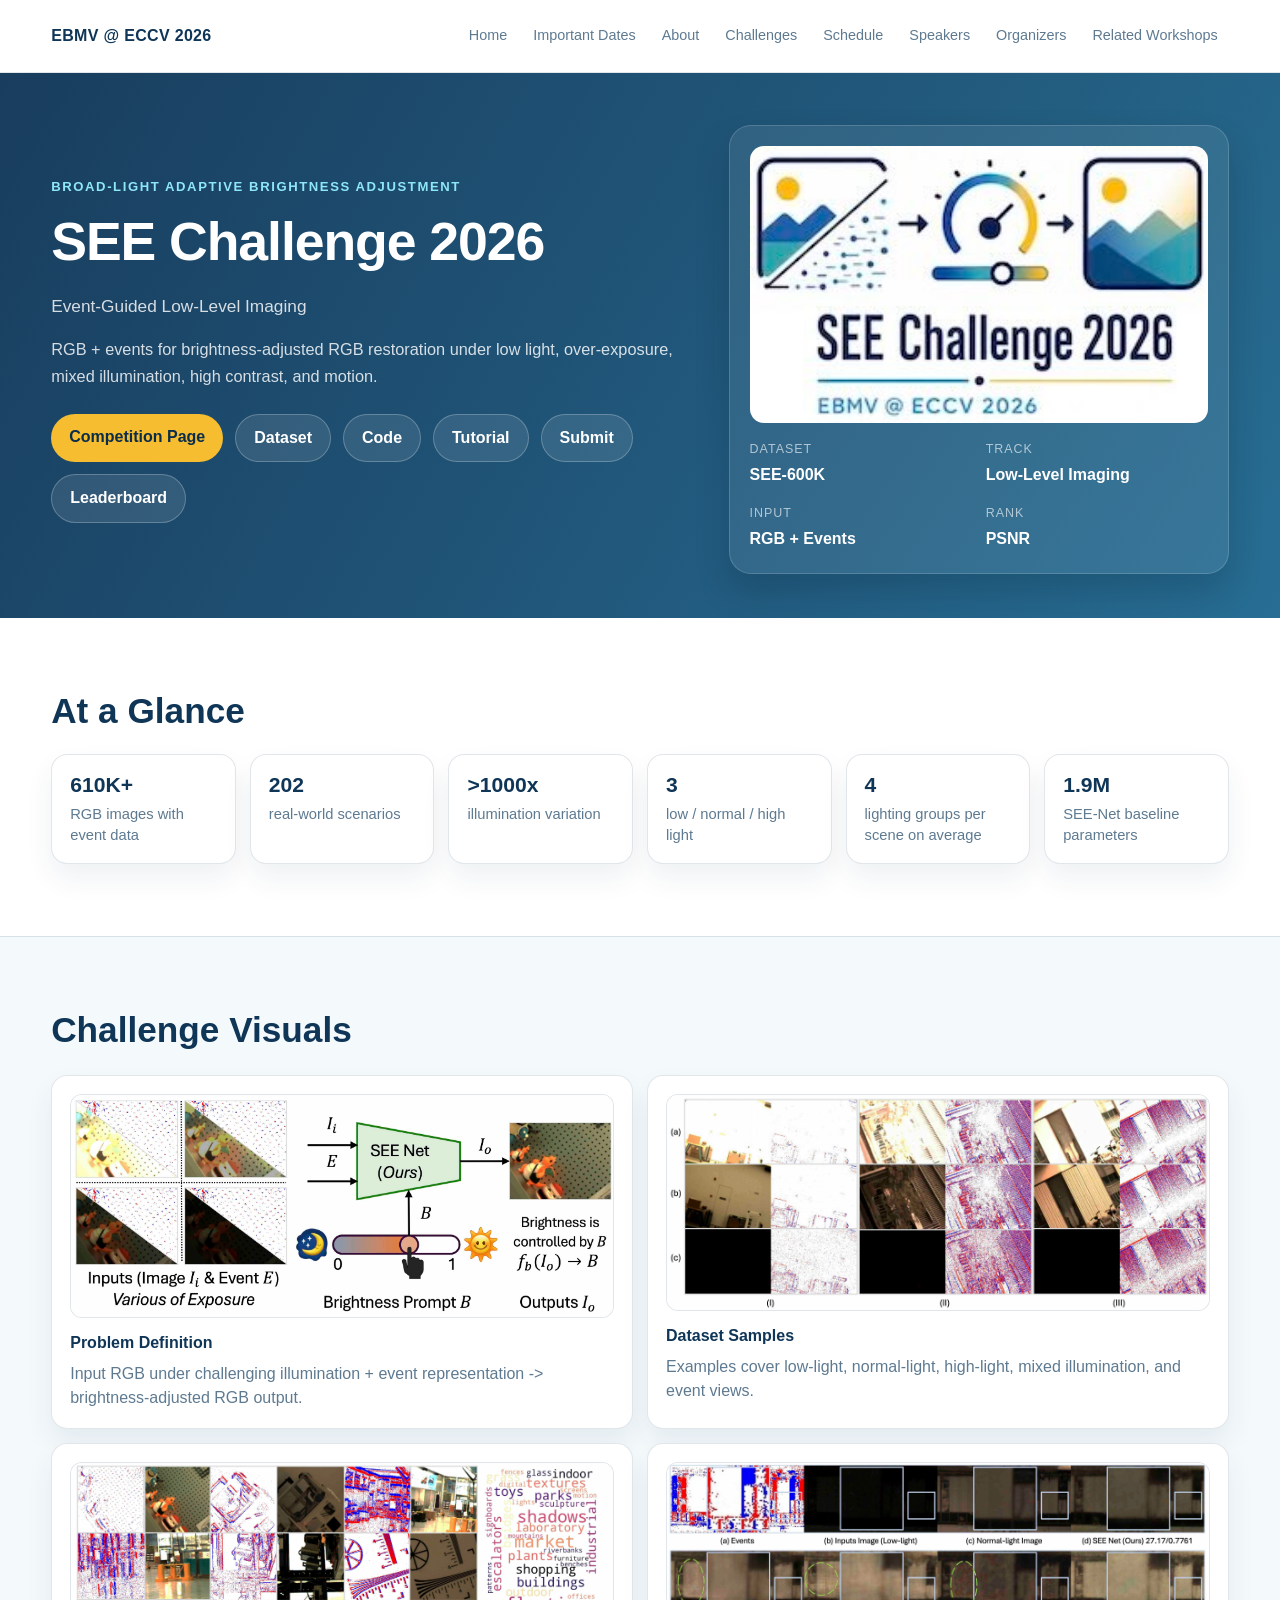
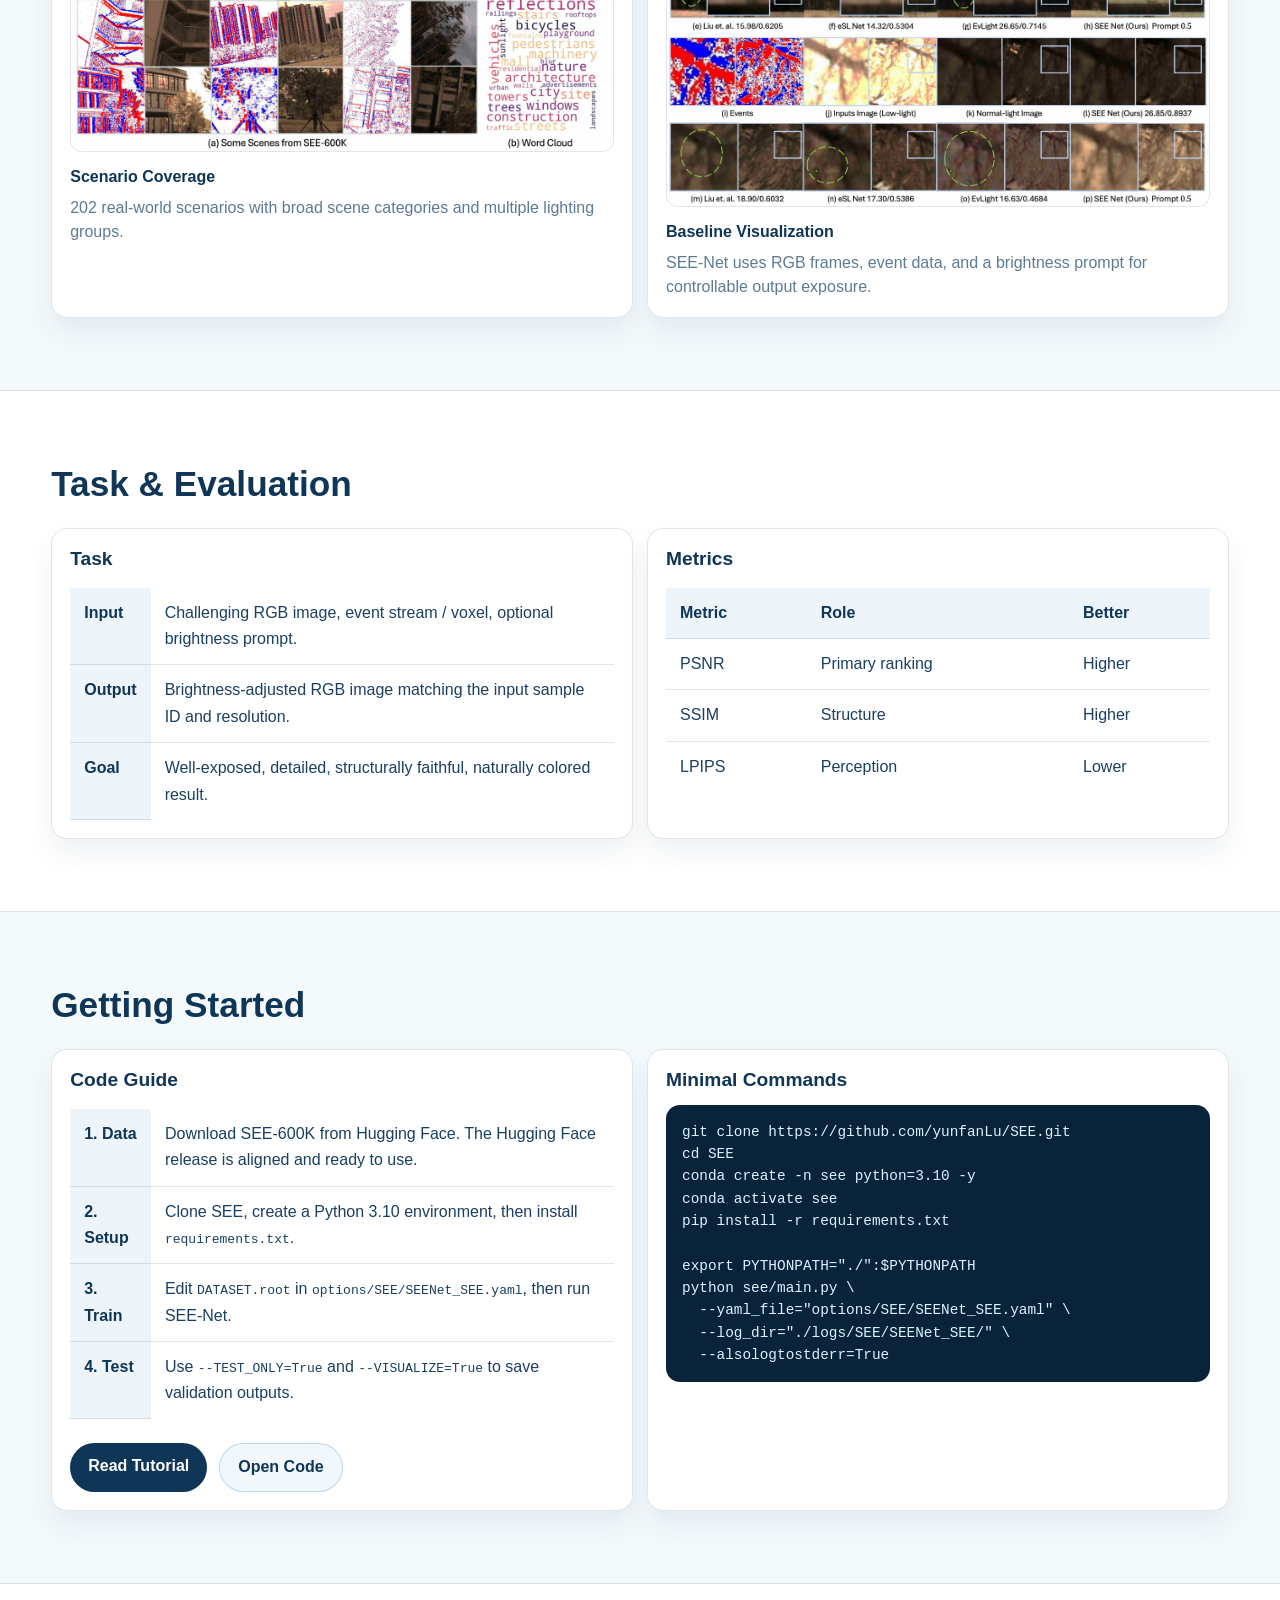
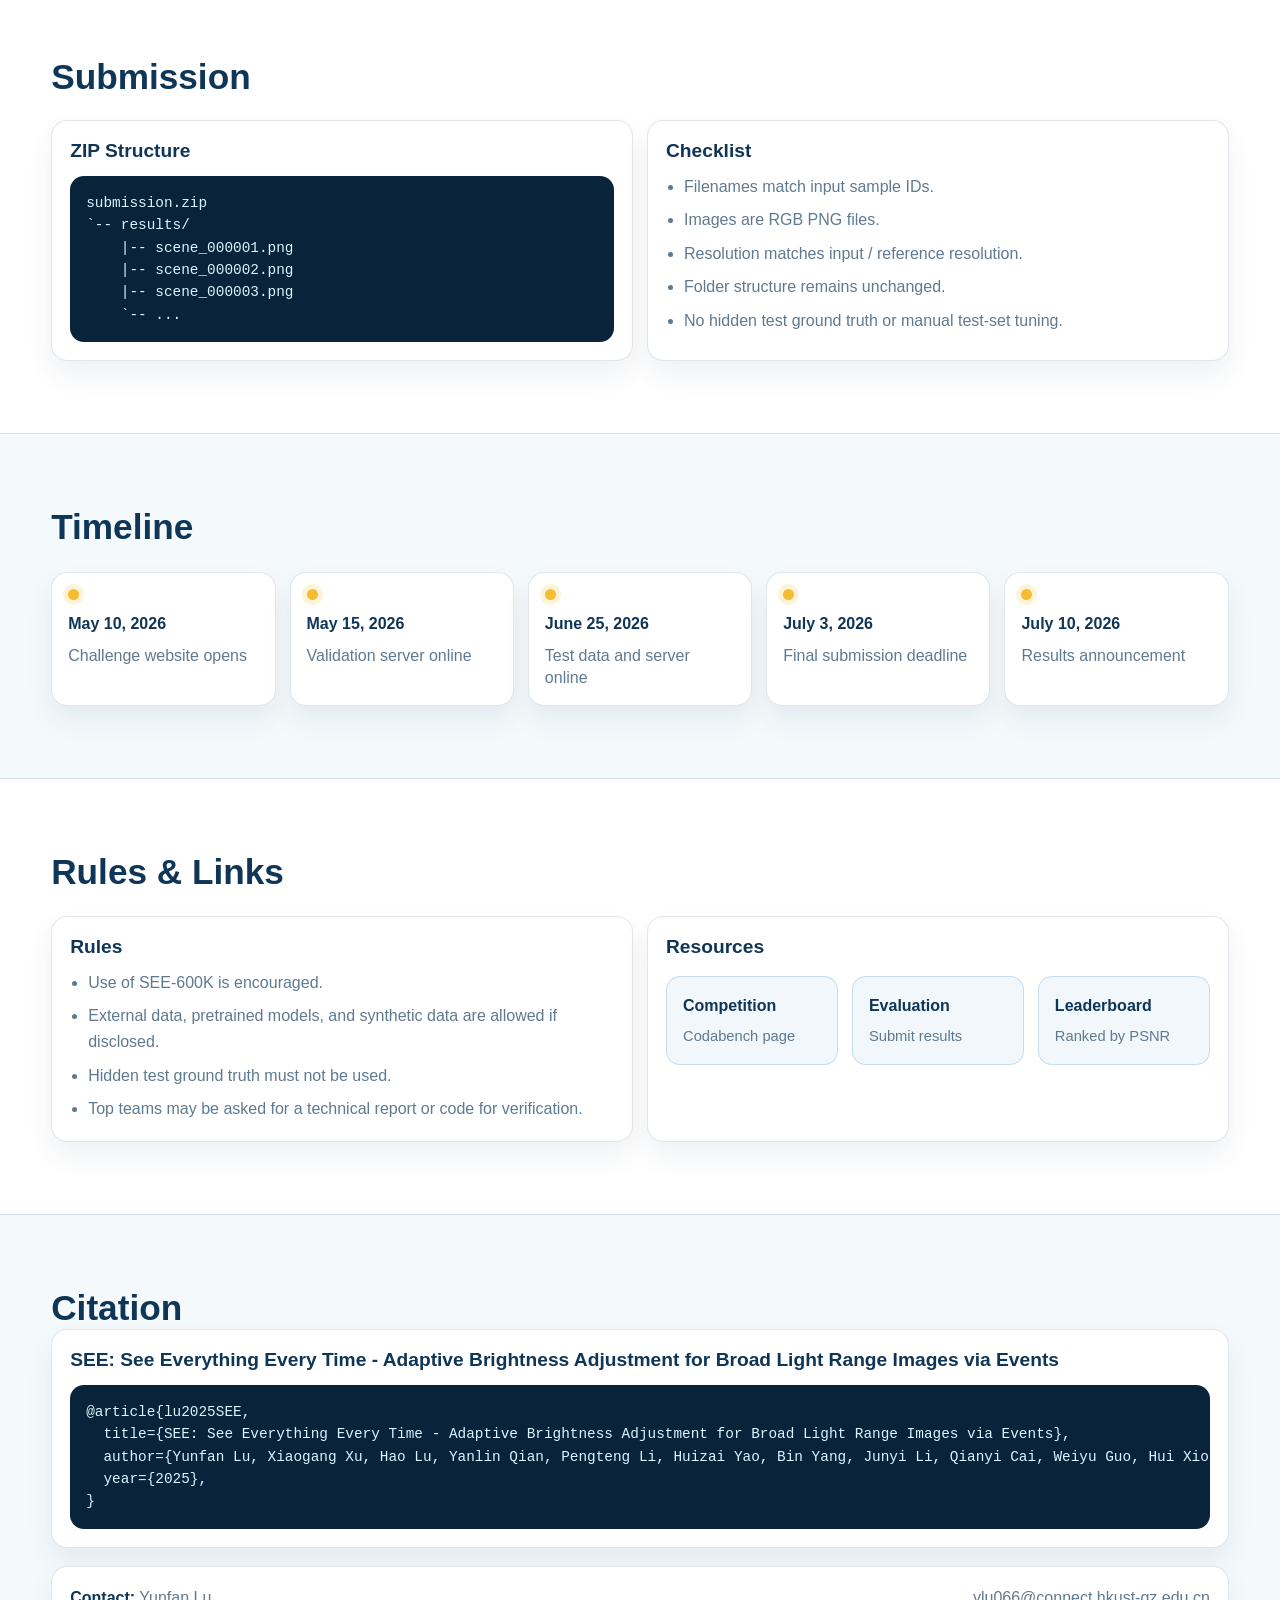
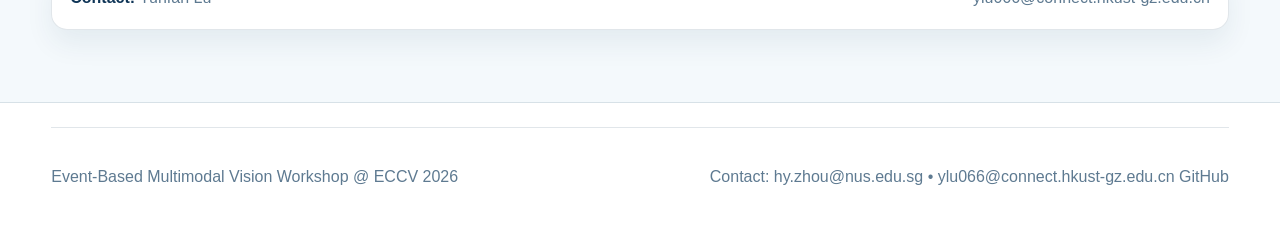
<file: see-challenge.html>
<!doctype html>
<html lang="en">

<head>
  <meta charset="UTF-8" />
  <meta name="viewport" content="width=device-width, initial-scale=1.0" />
  <meta name="description"
    content="SEE Challenge 2026: Event-Guided Low-Level Imaging for broad-light brightness adjustment with RGB frames and events." />
  <title>SEE Challenge 2026 | EBMV @ ECCV 2026</title>
  <link rel="stylesheet" href="css/style.css" />
  <style>
    :root {
      --see-cyan: #18b7d8;
      --see-gold: #f5bd2f;
      --see-ink: #0b2d4a;
    }

    .challenge-hero {
      padding: 52px 0 44px;
      background:
        linear-gradient(120deg, rgba(15, 53, 87, 0.96), rgba(16, 94, 136, 0.9)),
        radial-gradient(circle at 78% 22%, rgba(245, 189, 47, 0.2), transparent 34%);
      color: #fff;
    }

    .challenge-hero h1,
    .challenge-hero .subtitle,
    .challenge-hero .eyebrow {
      color: #fff;
    }

    .challenge-hero .eyebrow {
      color: #8ee7f6;
    }

    .challenge-hero .subtitle,
    .hero-summary {
      max-width: 760px;
      color: rgba(255, 255, 255, 0.82);
    }

    .hero-summary {
      margin: 16px 0 0;
      font-size: 1.02rem;
    }

    .challenge-hero-grid {
      display: grid;
      grid-template-columns: minmax(0, 1.1fr) minmax(300px, 0.85fr);
      gap: 30px;
      align-items: center;
    }

    .hero-panel {
      border: 1px solid rgba(255, 255, 255, 0.16);
      border-radius: var(--radius-lg);
      padding: 20px;
      background: rgba(255, 255, 255, 0.08);
      box-shadow: 0 18px 34px rgba(4, 23, 39, 0.2);
    }

    .hero-panel img {
      width: 100%;
      border-radius: 14px;
      background: rgba(255, 255, 255, 0.94);
    }

    .hero-stats,
    .quick-grid,
    .visual-grid,
    .split-grid,
    .timeline,
    .link-grid {
      display: grid;
      gap: 14px;
    }

    .hero-stats {
      margin-top: 16px;
      grid-template-columns: repeat(2, minmax(0, 1fr));
    }

    .hero-stat-label {
      margin: 0;
      color: rgba(255, 255, 255, 0.62);
      font-size: 0.78rem;
      text-transform: uppercase;
      letter-spacing: 0.08em;
    }

    .hero-stat-value {
      margin: 3px 0 0;
      color: #fff;
      font-weight: 750;
    }

    .challenge-hero .btn-primary {
      background: var(--see-gold);
      color: var(--see-ink);
    }

    .challenge-hero .btn-secondary {
      border-color: rgba(255, 255, 255, 0.24);
      background: rgba(255, 255, 255, 0.1);
      color: #fff;
    }

    .quick-grid {
      margin-top: 22px;
      grid-template-columns: repeat(6, minmax(0, 1fr));
    }

    .quick-card,
    .visual-card,
    .guide-card,
    .citation-card,
    .contact-card {
      padding: 18px;
    }

    .quick-value {
      margin: 0;
      color: var(--title);
      font-size: 1.32rem;
      font-weight: 800;
      line-height: 1.1;
    }

    .quick-label {
      margin: 8px 0 0;
      color: var(--muted);
      font-size: 0.92rem;
      line-height: 1.4;
    }

    .visual-grid {
      margin-top: 24px;
      grid-template-columns: repeat(2, minmax(0, 1fr));
    }

    .visual-card figure {
      margin: 0;
    }

    .visual-card img {
      width: 100%;
      max-height: 420px;
      border-radius: 12px;
      border: 1px solid var(--line);
      background: #fff;
      object-fit: contain;
    }

    .visual-card figcaption {
      margin-top: 12px;
      color: var(--title);
      font-weight: 700;
    }

    .visual-card p {
      margin: 6px 0 0;
      color: var(--muted);
      line-height: 1.5;
    }

    .split-grid {
      margin-top: 22px;
      grid-template-columns: repeat(2, minmax(0, 1fr));
    }

    .guide-card ul,
    .rule-list {
      margin: 12px 0 0;
      padding-left: 18px;
      color: var(--muted);
    }

    .guide-card li + li,
    .rule-list li + li {
      margin-top: 7px;
    }

    .table-wrap {
      margin-top: 18px;
      overflow-x: auto;
    }

    .compact-table {
      width: 100%;
      border-collapse: collapse;
    }

    .compact-table th,
    .compact-table td {
      padding: 12px 14px;
      text-align: left;
      border-bottom: 1px solid var(--line);
      vertical-align: top;
    }

    .compact-table th {
      color: var(--title);
      background: rgba(28, 118, 188, 0.08);
    }

    .compact-table tr:last-child td {
      border-bottom: none;
    }

    .code-block,
    .bibtex-code {
      margin: 14px 0 0;
      padding: 16px;
      border-radius: 14px;
      overflow-x: auto;
      color: #d9f4ff;
      background: #09243a;
      font-size: 0.9rem;
      line-height: 1.55;
    }

    .timeline {
      margin-top: 24px;
      grid-template-columns: repeat(5, minmax(0, 1fr));
    }

    .timeline-item {
      padding: 16px;
    }

    .timeline-item::before {
      content: "";
      display: block;
      width: 11px;
      height: 11px;
      margin-bottom: 11px;
      border-radius: 50%;
      background: var(--see-gold);
      box-shadow: 0 0 0 5px rgba(245, 189, 47, 0.18);
    }

    .timeline-date {
      margin: 0;
      color: var(--title);
      font-weight: 750;
    }

    .timeline-label {
      margin: 7px 0 0;
      color: var(--muted);
      line-height: 1.4;
    }

    .link-grid {
      margin-top: 18px;
      grid-template-columns: repeat(3, minmax(0, 1fr));
    }

    .resource-link {
      padding: 16px;
      border: 1px solid rgba(28, 118, 188, 0.2);
      border-radius: 14px;
      background: rgba(28, 118, 188, 0.06);
      color: var(--title);
      font-weight: 700;
      transition: transform 0.2s ease;
    }

    .resource-link:hover {
      transform: translateY(-1px);
      color: var(--primary);
    }

    .resource-link span {
      display: block;
      margin-top: 5px;
      color: var(--muted);
      font-weight: 500;
      font-size: 0.92rem;
    }

    .contact-card {
      margin-top: 18px;
      display: flex;
      justify-content: space-between;
      gap: 16px;
      flex-wrap: wrap;
      align-items: center;
    }

    .contact-card p {
      margin: 0;
      color: var(--muted);
    }

    .contact-card strong {
      color: var(--title);
    }

    @media (max-width: 1100px) {
      .quick-grid {
        grid-template-columns: repeat(3, minmax(0, 1fr));
      }

      .timeline,
      .link-grid {
        grid-template-columns: repeat(2, minmax(0, 1fr));
      }
    }

    @media (max-width: 900px) {
      .challenge-hero-grid,
      .visual-grid,
      .split-grid {
        grid-template-columns: 1fr;
      }
    }

    @media (max-width: 760px) {
      .challenge-hero {
        padding: 42px 0 38px;
      }

      .quick-grid,
      .timeline,
      .link-grid,
      .hero-stats {
        grid-template-columns: 1fr;
      }
    }
  </style>
</head>

<body>
  <header class="site-header">
    <div class="container nav">
      <a class="brand" href="index.html#home">EBMV @ ECCV 2026</a>
      <nav aria-label="Main navigation">
        <a href="index.html#home">Home</a>
        <a href="index.html#dates">Important Dates</a>
        <a href="index.html#about">About</a>
        <a href="index.html#challenges">Challenges</a>
        <a href="index.html#schedule">Schedule</a>
        <a href="index.html#speakers">Speakers</a>
        <a href="index.html#organizers">Organizers</a>
        <a href="index.html#related">Related Workshops</a>
      </nav>
    </div>
  </header>

  <main>
    <section class="challenge-hero">
      <div class="container challenge-hero-grid">
        <div>
          <p class="eyebrow">Broad-Light Adaptive Brightness Adjustment</p>
          <h1>SEE Challenge 2026</h1>
          <p class="subtitle">Event-Guided Low-Level Imaging</p>
          <p class="hero-summary">
            RGB + events for brightness-adjusted RGB restoration under low light, over-exposure, mixed illumination,
            high contrast, and motion.
          </p>
          <div class="actions">
            <a class="btn btn-primary" href="https://www.codabench.org/competitions/16195/#/pages-tab" target="_blank"
              rel="noreferrer">Competition Page</a>
            <a class="btn btn-secondary" href="https://huggingface.co/datasets/yunfanlu/SEE-600K" target="_blank"
              rel="noreferrer">Dataset</a>
            <a class="btn btn-secondary" href="https://github.com/yunfanLu/SEE" target="_blank"
              rel="noreferrer">Code</a>
            <a class="btn btn-secondary" href="https://github.com/yunfanLu/SEE/blob/main/TUTORIAL.md" target="_blank"
              rel="noreferrer">Tutorial</a>
            <a class="btn btn-secondary" href="https://www.codabench.org/competitions/16195/#/participate-tab"
              target="_blank" rel="noreferrer">Submit</a>
            <a class="btn btn-secondary" href="https://www.codabench.org/competitions/16195/#/results-tab"
              target="_blank" rel="noreferrer">Leaderboard</a>
          </div>
        </div>

        <aside class="hero-panel" aria-label="SEE Challenge highlights">
          <img src="assets/images/SEE-logo.jpg" alt="SEE Challenge logo" />
          <div class="hero-stats">
            <div>
              <p class="hero-stat-label">Dataset</p>
              <p class="hero-stat-value">SEE-600K</p>
            </div>
            <div>
              <p class="hero-stat-label">Track</p>
              <p class="hero-stat-value">Low-Level Imaging</p>
            </div>
            <div>
              <p class="hero-stat-label">Input</p>
              <p class="hero-stat-value">RGB + Events</p>
            </div>
            <div>
              <p class="hero-stat-label">Rank</p>
              <p class="hero-stat-value">PSNR</p>
            </div>
          </div>
        </aside>
      </div>
    </section>

    <section class="section">
      <div class="container">
        <h2>At a Glance</h2>
        <div class="quick-grid">
          <article class="card quick-card">
            <p class="quick-value">610K+</p>
            <p class="quick-label">RGB images with event data</p>
          </article>
          <article class="card quick-card">
            <p class="quick-value">202</p>
            <p class="quick-label">real-world scenarios</p>
          </article>
          <article class="card quick-card">
            <p class="quick-value">&gt;1000x</p>
            <p class="quick-label">illumination variation</p>
          </article>
          <article class="card quick-card">
            <p class="quick-value">3</p>
            <p class="quick-label">low / normal / high light</p>
          </article>
          <article class="card quick-card">
            <p class="quick-value">4</p>
            <p class="quick-label">lighting groups per scene on average</p>
          </article>
          <article class="card quick-card">
            <p class="quick-value">1.9M</p>
            <p class="quick-label">SEE-Net baseline parameters</p>
          </article>
        </div>
      </div>
    </section>

    <section class="section muted-bg">
      <div class="container">
        <h2>Challenge Visuals</h2>
        <div class="visual-grid">
          <article class="card visual-card">
            <figure>
              <img src="Vibe/see/2-Problem-Define.jpg"
                alt="SEE challenge task definition with challenging input, event guidance, and restored output" />
              <figcaption>Problem Definition</figcaption>
            </figure>
            <p>Input RGB under challenging illumination + event representation -> brightness-adjusted RGB output.</p>
          </article>

          <article class="card visual-card">
            <figure>
              <img src="Vibe/see/0-Dataset-Sample.jpg"
                alt="SEE-600K dataset samples under low, normal, and high lighting conditions" />
              <figcaption>Dataset Samples</figcaption>
            </figure>
            <p>Examples cover low-light, normal-light, high-light, mixed illumination, and event views.</p>
          </article>

          <article class="card visual-card">
            <figure>
              <img src="Vibe/see/1-MoreExamples-WordCloud.jpg"
                alt="SEE-600K scene examples and scenario word cloud" />
              <figcaption>Scenario Coverage</figcaption>
            </figure>
            <p>202 real-world scenarios with broad scene categories and multiple lighting groups.</p>
          </article>

          <article class="card visual-card">
            <figure>
              <img src="Vibe/see/3-BaseLine-Release.jpg"
                alt="SEE baseline visualization results produced by the released code" />
              <figcaption>Baseline Visualization</figcaption>
            </figure>
            <p>SEE-Net uses RGB frames, event data, and a brightness prompt for controllable output exposure.</p>
          </article>
        </div>
      </div>
    </section>

    <section class="section">
      <div class="container">
        <h2>Task &amp; Evaluation</h2>
        <div class="split-grid">
          <article class="card guide-card">
            <h3>Task</h3>
            <div class="table-wrap">
              <table class="compact-table">
                <tbody>
                  <tr>
                    <th>Input</th>
                    <td>Challenging RGB image, event stream / voxel, optional brightness prompt.</td>
                  </tr>
                  <tr>
                    <th>Output</th>
                    <td>Brightness-adjusted RGB image matching the input sample ID and resolution.</td>
                  </tr>
                  <tr>
                    <th>Goal</th>
                    <td>Well-exposed, detailed, structurally faithful, naturally colored result.</td>
                  </tr>
                </tbody>
              </table>
            </div>
          </article>

          <article class="card guide-card">
            <h3>Metrics</h3>
            <div class="table-wrap">
              <table class="compact-table">
                <thead>
                  <tr>
                    <th>Metric</th>
                    <th>Role</th>
                    <th>Better</th>
                  </tr>
                </thead>
                <tbody>
                  <tr>
                    <td>PSNR</td>
                    <td>Primary ranking</td>
                    <td>Higher</td>
                  </tr>
                  <tr>
                    <td>SSIM</td>
                    <td>Structure</td>
                    <td>Higher</td>
                  </tr>
                  <tr>
                    <td>LPIPS</td>
                    <td>Perception</td>
                    <td>Lower</td>
                  </tr>
                </tbody>
              </table>
            </div>
          </article>
        </div>
      </div>
    </section>

    <section class="section muted-bg">
      <div class="container">
        <h2>Getting Started</h2>
        <div class="split-grid">
          <article class="card guide-card">
            <h3>Code Guide</h3>
            <div class="table-wrap">
              <table class="compact-table">
                <tbody>
                  <tr>
                    <th>1. Data</th>
                    <td>Download SEE-600K from Hugging Face. The Hugging Face release is aligned and ready to use.</td>
                  </tr>
                  <tr>
                    <th>2. Setup</th>
                    <td>Clone SEE, create a Python 3.10 environment, then install <code>requirements.txt</code>.</td>
                  </tr>
                  <tr>
                    <th>3. Train</th>
                    <td>Edit <code>DATASET.root</code> in <code>options/SEE/SEENet_SEE.yaml</code>, then run SEE-Net.</td>
                  </tr>
                  <tr>
                    <th>4. Test</th>
                    <td>Use <code>--TEST_ONLY=True</code> and <code>--VISUALIZE=True</code> to save validation outputs.</td>
                  </tr>
                </tbody>
              </table>
            </div>
            <div class="actions">
              <a class="btn btn-primary" href="https://github.com/yunfanLu/SEE/blob/main/TUTORIAL.md" target="_blank"
                rel="noreferrer">Read Tutorial</a>
              <a class="btn btn-secondary" href="https://github.com/yunfanLu/SEE" target="_blank"
                rel="noreferrer">Open Code</a>
            </div>
          </article>

          <article class="card guide-card">
            <h3>Minimal Commands</h3>
            <pre class="code-block"><code>git clone https://github.com/yunfanLu/SEE.git
cd SEE
conda create -n see python=3.10 -y
conda activate see
pip install -r requirements.txt

export PYTHONPATH="./":$PYTHONPATH
python see/main.py \
  --yaml_file="options/SEE/SEENet_SEE.yaml" \
  --log_dir="./logs/SEE/SEENet_SEE/" \
  --alsologtostderr=True</code></pre>
          </article>
        </div>
      </div>
    </section>

    <section class="section">
      <div class="container">
        <h2>Submission</h2>
        <div class="split-grid">
          <article class="card guide-card">
            <h3>ZIP Structure</h3>
            <pre class="code-block"><code>submission.zip
`-- results/
    |-- scene_000001.png
    |-- scene_000002.png
    |-- scene_000003.png
    `-- ...</code></pre>
          </article>

          <article class="card guide-card">
            <h3>Checklist</h3>
            <ul>
              <li>Filenames match input sample IDs.</li>
              <li>Images are RGB PNG files.</li>
              <li>Resolution matches input / reference resolution.</li>
              <li>Folder structure remains unchanged.</li>
              <li>No hidden test ground truth or manual test-set tuning.</li>
            </ul>
          </article>
        </div>
      </div>
    </section>

    <section class="section muted-bg">
      <div class="container">
        <h2>Timeline</h2>
        <div class="timeline">
          <article class="card timeline-item">
            <p class="timeline-date">May 10, 2026</p>
            <p class="timeline-label">Challenge website opens</p>
          </article>
          <article class="card timeline-item">
            <p class="timeline-date">May 15, 2026</p>
            <p class="timeline-label">Validation server online</p>
          </article>
          <article class="card timeline-item">
            <p class="timeline-date">June 25, 2026</p>
            <p class="timeline-label">Test data and server online</p>
          </article>
          <article class="card timeline-item">
            <p class="timeline-date">July 3, 2026</p>
            <p class="timeline-label">Final submission deadline</p>
          </article>
          <article class="card timeline-item">
            <p class="timeline-date">July 10, 2026</p>
            <p class="timeline-label">Results announcement</p>
          </article>
        </div>
      </div>
    </section>

    <section class="section">
      <div class="container">
        <h2>Rules &amp; Links</h2>
        <div class="split-grid">
          <article class="card guide-card">
            <h3>Rules</h3>
            <ul class="rule-list">
              <li>Use of SEE-600K is encouraged.</li>
              <li>External data, pretrained models, and synthetic data are allowed if disclosed.</li>
              <li>Hidden test ground truth must not be used.</li>
              <li>Top teams may be asked for a technical report or code for verification.</li>
            </ul>
          </article>

          <article class="card guide-card">
            <h3>Resources</h3>
            <div class="link-grid">
              <a class="resource-link" href="https://www.codabench.org/competitions/16195/#/pages-tab"
                target="_blank" rel="noreferrer">Competition<span>Codabench page</span></a>
              <a class="resource-link" href="https://www.codabench.org/competitions/16195/#/participate-tab"
                target="_blank" rel="noreferrer">Evaluation<span>Submit results</span></a>
              <a class="resource-link" href="https://www.codabench.org/competitions/16195/#/results-tab"
                target="_blank" rel="noreferrer">Leaderboard<span>Ranked by PSNR</span></a>
            </div>
          </article>
        </div>
      </div>
    </section>

    <section class="section muted-bg">
      <div class="container">
        <h2>Citation</h2>
        <article class="card citation-card">
          <h3>SEE: See Everything Every Time - Adaptive Brightness Adjustment for Broad Light Range Images via Events</h3>
          <pre class="bibtex-code"><code>@article{lu2025SEE,
  title={SEE: See Everything Every Time - Adaptive Brightness Adjustment for Broad Light Range Images via Events},
  author={Yunfan Lu, Xiaogang Xu, Hao Lu, Yanlin Qian, Pengteng Li, Huizai Yao, Bin Yang, Junyi Li, Qianyi Cai, Weiyu Guo, Hui Xiong},
  year={2025},
}</code></pre>
        </article>

        <div class="card contact-card">
          <p><strong>Contact:</strong> Yunfan Lu</p>
          <p><a href="mailto:ylu066@connect.hkust-gz.edu.cn">ylu066@connect.hkust-gz.edu.cn</a></p>
        </div>
      </div>
    </section>
  </main>

  <footer class="site-footer">
    <div class="container footer-inner">
      <p>Event-Based Multimodal Vision Workshop @ ECCV 2026</p>
      <p>
        <span class="contact-info">
          <span class="contact-label">Contact:</span>
          <a href="mailto:hy.zhou@nus.edu.sg">hy.zhou@nus.edu.sg</a>
          <span class="contact-separator">•</span>
          <a href="mailto:ylu066@connect.hkust-gz.edu.cn">ylu066@connect.hkust-gz.edu.cn</a>
        </span>
        <a href="https://github.com/EventBaseMultimodalVision" target="_blank" rel="noreferrer">GitHub</a>
      </p>
    </div>
  </footer>
</body>

</html>
</file>
<file: css/style.css>
:root {
  --bg: #ffffff;
  --bg-soft: #f4f9fc;
  --text: #1b3f61;
  --title: #0f3557;
  --muted: #5e7a91;
  --primary: #1c76bc;
  --secondary: #28a7df;
  --line: rgba(15, 53, 87, 0.12);
  --shadow: 0 14px 28px rgba(15, 53, 87, 0.07);
  --radius-lg: 22px;
  --radius-md: 16px;
}

* {
  box-sizing: border-box;
}

html {
  scroll-behavior: smooth;
}

body {
  margin: 0;
  /* font-family: "Segoe UI", Helvetica, Arial, sans-serif; */
  font-family: "Metropolis", "Montserrat", "Avenir", "Luxi Sans", sans-serif;
  color: var(--text);
  background: var(--bg);
  line-height: 1.65;
}

img {
  display: block;
  max-width: 100%;
}

a {
  color: inherit;
  text-decoration: none;
}

a:hover {
  color: var(--primary);
}

.container {
  width: min(1340px, 92vw);
  margin: 0 auto;
}

.site-header {
  position: sticky;
  top: 0;
  z-index: 100;
  border-bottom: 1px solid var(--line);
  background: rgba(255, 255, 255, 0.92);
  backdrop-filter: blur(10px);
}

.nav {
  min-height: 72px;
  display: flex;
  align-items: center;
  justify-content: space-between;
  gap: 12px;
}

.brand {
  font-weight: 700;
  color: var(--title);
  letter-spacing: 0.02em;
  white-space: nowrap;
  flex: 0 0 auto;
}

.nav nav {
  display: flex;
  align-items: center;
  gap: 4px;
  flex-wrap: nowrap;
  justify-content: flex-end;
  min-width: 0;
  flex: 1 1 auto;
  overflow-x: auto;
  scrollbar-width: none;
  -ms-overflow-style: none;
}

.nav nav::-webkit-scrollbar {
  display: none;
}

.nav nav a {
  color: var(--muted);
  padding: 6px 10px;
  border-radius: 999px;
  border: 1px solid transparent;
  transition: all 0.2s ease;
  white-space: nowrap;
  font-size: 0.9rem;
}

.nav nav a:hover {
  border-color: rgba(28, 118, 188, 0.22);
  background: rgba(28, 118, 188, 0.07);
  color: var(--title);
}

.hero {
  padding: 56px 0 42px;
}

.hero-grid {
  display: grid;
  grid-template-columns: 7fr 3fr;
  gap: 28px;
  align-items: center;
}

.eyebrow {
  margin: 0 0 12px;
  text-transform: uppercase;
  letter-spacing: 0.12em;
  color: var(--primary);
  font-weight: 700;
  font-size: 0.82rem;
}

h1,
h2,
h3 {
  margin: 0;
  color: var(--title);
  line-height: 1.2;
}

h1 {
  font-size: clamp(2rem, 4.5vw, 3.35rem);
  letter-spacing: -0.02em;
}

h2 {
  font-size: clamp(1.55rem, 3.2vw, 2.2rem);
}

h3 {
  font-size: 1.2rem;
}

.subtitle {
  margin: 18px 0 0;
  color: var(--muted);
  font-size: 1.08rem;
}

.meta {
  margin: 22px 0 0;
  display: flex;
  flex-wrap: wrap;
  gap: 10px;
}

.meta span {
  padding: 8px 14px;
  border-radius: 999px;
  border: 1px solid var(--line);
  background: #fff;
  box-shadow: var(--shadow);
  font-size: 0.94rem;
  color: var(--title);
}

.meta .meta-room {
  border-color: rgba(15, 53, 87, 0.18);
  background: linear-gradient(135deg, rgba(198, 160, 82, 0.2), rgba(198, 160, 82, 0.1));
  color: var(--title);
  font-weight: 700;
  box-shadow: 0 16px 30px rgba(15, 53, 87, 0.1);
}

.actions {
  margin-top: 24px;
  display: flex;
  gap: 12px;
  flex-wrap: wrap;
}

.btn {
  padding: 10px 18px;
  border-radius: 999px;
  font-weight: 650;
  transition: transform 0.2s ease;
}

.btn:hover {
  transform: translateY(-1px);
}

.btn-primary {
  background: var(--title);
  color: #fff;
}

.btn-secondary {
  border: 1px solid rgba(28, 118, 188, 0.24);
  background: rgba(28, 118, 188, 0.06);
  color: var(--title);
}

.submission-banner {
  margin-top: 18px;
  padding: 0;
  border-radius: 18px;
  border: 1px solid rgba(15, 53, 87, 0.12);
  background: #ffffff;
  box-shadow: 0 14px 30px rgba(15, 53, 87, 0.08);
  display: inline-flex;
  align-items: stretch;
  overflow: hidden;
  max-width: 100%;
  transition:
    transform 0.2s ease,
    box-shadow 0.2s ease,
    border-color 0.2s ease;
}

.submission-banner:hover {
  transform: translateY(-1px);
  border-color: rgba(15, 53, 87, 0.18);
  box-shadow: 0 18px 34px rgba(15, 53, 87, 0.12);
  color: inherit;
}

.submission-banner-brand {
  padding: 21px 18px 13px;
  background: #8e1a16;
  display: inline-flex;
  align-items: baseline;
  gap: 0;
  flex: 0 0 auto;
  line-height: 1;
}

.submission-banner-brand-word {
  color: #ffffff;
  font-size: clamp(1.35rem, 2vw, 1.8rem);
  font-weight: 800;
  letter-spacing: -0.05em;
}

.submission-banner-brand-net {
  color: rgba(255, 255, 255, 0.75);
  font-size: clamp(1.35rem, 2vw, 1.8rem);
  font-weight: 700;
  letter-spacing: -0.04em;
}

.submission-banner-copy {
  padding: 13px 16px 13px 18px;
  display: flex;
  flex-direction: column;
  justify-content: center;
  gap: 3px;
  min-width: 0;
  background:
    linear-gradient(90deg, rgba(142, 26, 22, 0.04), rgba(28, 118, 188, 0.03) 50%, rgba(40, 167, 223, 0.06));
}

.submission-banner-label {
  color: var(--muted);
  font-size: 0.8rem;
  font-weight: 700;
  letter-spacing: 0.08em;
  text-transform: uppercase;
}

.submission-banner-title {
  color: var(--title);
  font-size: 1.02rem;
  font-weight: 750;
  line-height: 1.2;
}

.submission-banner-chip {
  margin: 12px 14px 12px 0;
  padding: 8px 12px;
  border-radius: 999px;
  border: 1px solid rgba(142, 26, 22, 0.18);
  background: rgba(142, 26, 22, 0.06);
  color: #8e1a16;
  font-size: 0.84rem;
  font-weight: 700;
  align-self: center;
  white-space: nowrap;
}

.hero-visuals {
  display: grid;
  grid-template-columns: 1fr;
  gap: 24px;
  width: 100%;
  min-width: 0;
}

.hero-logo img,
.hero-image-card img {
  width: 100%;
  height: auto;
}

.section {
  padding: 72px 0;
}

.muted-bg,
.organizer-bg {
  background: var(--bg-soft);
  border-top: 1px solid var(--line);
  border-bottom: 1px solid var(--line);
}

.section-intro {
  margin: 14px 0 0;
  color: var(--muted);
}

.about-intro {
  margin: 14px 0 0;
  color: var(--muted);
  max-width: 920px;
}

.topic-grid {
  margin-top: 22px;
  display: grid;
  grid-template-columns: repeat(2, minmax(0, 1fr));
  gap: 16px;
}

.topic-card {
  padding: 18px;
}

.topic-card h3 {
  font-size: 1.08rem;
}

.topic-list {
  margin: 12px 0 0;
  padding-left: 18px;
  color: var(--muted);
}

.topic-list li + li {
  margin-top: 8px;
}

.tags {
  margin: 20px 0 0;
  padding: 0;
  list-style: none;
  display: flex;
  gap: 10px;
  flex-wrap: wrap;
}

.tags li {
  padding: 8px 14px;
  border: 1px solid rgba(28, 118, 188, 0.24);
  border-radius: 999px;
  background: rgba(28, 118, 188, 0.05);
  color: var(--title);
  font-weight: 600;
}

.date-grid {
  margin-top: 22px;
  display: grid;
  grid-template-columns: repeat(2, minmax(0, 1fr));
  gap: 12px;
}

.date-card {
  padding: 16px 18px;
}

.section-heading-row {
  display: flex;
  align-items: center;
  justify-content: space-between;
  gap: 16px;
  flex-wrap: wrap;
}

.archive-badge {
  margin: 0;
  padding: 8px 13px;
  border: 1px solid rgba(34, 126, 91, 0.22);
  border-radius: 999px;
  background: rgba(34, 126, 91, 0.09);
  color: #176849;
  font-size: 0.9rem;
  font-weight: 700;
}

.workshop-moments {
  padding-top: 28px;
}

.photo-gallery-link {
  flex: 0 0 auto;
}

.workshop-group-photo {
  margin: 24px 0 0;
  overflow: hidden;
  border: 1px solid var(--line);
  border-radius: var(--radius-lg);
  background: #fff;
  box-shadow: var(--shadow);
}

.workshop-group-photo img {
  display: block;
  width: 100%;
  height: auto;
}

.workshop-group-photo figcaption {
  margin: 0;
  padding: 14px 20px;
  color: var(--muted);
  font-size: 0.92rem;
}

.date-label {
  margin: 0;
  color: var(--muted);
  font-size: 0.9rem;
}

.date-value {
  margin: 6px 0 0;
  color: var(--title);
  font-weight: 650;
}

.challenge-grid {
  margin-top: 28px;
  display: grid;
  grid-template-columns: 1fr;
  gap: 20px;
}

.card {
  border-radius: var(--radius-md);
  border: 1px solid var(--line);
  background: #fff;
  box-shadow: var(--shadow);
}

.challenge-card {
  padding: 22px;
  display: grid;
  grid-template-columns: 320px 1fr;
  gap: 20px;
  align-items: center;
}

.challenge-card p {
  margin: 12px 0 0;
  color: var(--muted);
}

.challenge-media {
  border-radius: 14px;
  border: 1px solid var(--line);
  overflow: hidden;
  background: #fff;
}

.challenge-media img {
  width: 100%;
  height: 100%;
  min-height: 180px;
  object-fit: cover;
}

.challenge-content {
  display: flex;
  flex-direction: column;
}

.challenge-card .dataset {
  color: var(--title);
  font-weight: 650;
}

.schedule-wrap {
  margin-top: 22px;
  overflow-x: auto;
}

.schedule-table {
  width: 100%;
  border-collapse: collapse;
}

.schedule-table th,
.schedule-table td {
  padding: 12px 14px;
  text-align: left;
  border-bottom: 1px solid var(--line);
}

.schedule-table thead th {
  background: rgba(28, 118, 188, 0.08);
  color: var(--title);
  font-weight: 700;
}

.schedule-table tbody tr:last-child td {
  border-bottom: none;
}

.schedule-table tbody td:first-child {
  white-space: nowrap;
  color: var(--title);
  font-weight: 600;
}

.links {
  display: flex;
  flex-wrap: wrap;
  gap: 10px;
}

.links a,
.speaker-actions a {
  padding: 7px 12px;
  border-radius: 999px;
  border: 1px solid rgba(28, 118, 188, 0.2);
  background: rgba(28, 118, 188, 0.06);
  font-size: 0.9rem;
  font-weight: 600;
}

.speaker-list {
  margin-top: 28px;
  display: grid;
  gap: 16px;
}

.speaker-card {
  padding: 18px;
  display: grid;
  grid-template-columns: 148px 1fr;
  gap: 18px;
  align-items: start;
}

.speaker-card img {
  width: 148px;
  height: 148px;
  object-fit: cover;
  border-radius: 16px;
  border: 1px solid var(--line);
}

.affiliation {
  margin: 6px 0 0;
  color: var(--muted);
}

.talk-title {
  margin: 10px 0 0;
}

.talk-label {
  display: inline-block;
  margin-right: 7px;
  padding: 3px 8px;
  border-radius: 999px;
  background: rgba(198, 160, 82, 0.18);
  color: var(--title);
  font-size: 0.76rem;
  font-weight: 750;
  letter-spacing: 0.04em;
  text-transform: uppercase;
  vertical-align: 1px;
}

.speaker-actions {
  margin: 12px 0 0;
  display: flex;
  gap: 10px;
  flex-wrap: wrap;
}

.slides-link,
.schedule-slides {
  border-color: rgba(198, 160, 82, 0.42) !important;
  background: rgba(198, 160, 82, 0.13) !important;
}

.schedule-talk {
  display: inline-flex;
  align-items: center;
  gap: 8px;
  flex-wrap: wrap;
}

.schedule-slides {
  display: inline-block;
  padding: 4px 9px;
  border: 1px solid;
  border-radius: 999px;
  color: var(--title);
  font-size: 0.78rem;
  font-weight: 700;
  line-height: 1.2;
}

.organizer-grid {
  margin-top: 26px;
  display: grid;
  grid-template-columns: repeat(4, 1fr);
  gap: 22px 16px;
}

.organizer {
  text-align: center;
}

.organizer a {
  min-height: 210px;
  padding: 14px 10px;
  border-radius: 14px;
  border: 1px solid transparent;
  display: flex;
  flex-direction: column;
  align-items: center;
  justify-content: flex-start;
  transition: all 0.2s ease;
}

.organizer a:hover {
  border-color: rgba(28, 118, 188, 0.2);
  background: rgba(255, 255, 255, 0.8);
  box-shadow: 0 10px 20px rgba(15, 53, 87, 0.06);
}

.organizer img {
  width: 112px;
  height: 112px;
  margin: 0 auto;
  border-radius: 50%;
  object-fit: cover;
  border: 3px solid #fff;
  box-shadow:
    0 0 0 1px rgba(28, 118, 188, 0.2),
    0 10px 24px rgba(15, 53, 87, 0.08);
}

.organizer p {
  margin: 12px 0 0;
}

.organizer-name {
  color: var(--title);
  font-weight: 600;
}

.organizer-affiliation {
  margin-top: 4px;
  color: var(--muted);
  font-size: 0.86rem;
  line-height: 1.35;
}

.sponsor-grid {
  margin-top: 24px;
  display: grid;
  grid-template-columns: repeat(2, minmax(0, 1fr));
  gap: 16px;
}

.sponsor-card {
  min-height: 170px;
}

.sponsor-card a {
  height: 100%;
  padding: 24px;
  display: flex;
  flex-direction: column;
  align-items: center;
  justify-content: center;
  gap: 12px;
}

.sponsor-card img {
  max-height: 64px;
  width: auto;
  max-width: 80%;
  object-fit: contain;
}

.sponsor-card p {
  margin: 0;
  color: var(--title);
  font-weight: 600;
}

.sponsor-dark {
  background: #153d61;
  border-color: rgba(21, 61, 97, 0.7);
}

.sponsor-dark p {
  color: #ffffff;
}

.related-list {
  margin: 22px 0 0;
  padding: 0;
  list-style: none;
  display: grid;
  gap: 10px;
}

.related-item {
  padding: 14px 16px;
}

.related-item a {
  display: block;
  color: var(--title);
  font-weight: 600;
}

.site-footer {
  padding: 24px 0 34px;
  background: #fff;
}

.footer-inner {
  border-top: 1px solid var(--line);
  padding-top: 20px;
  display: flex;
  justify-content: space-between;
  gap: 14px;
  flex-wrap: wrap;
  color: var(--muted);
}

@media (max-width: 1000px) {
  .hero-grid {
    grid-template-columns: 1fr;
  }

  .topic-grid {
    grid-template-columns: 1fr;
  }

  .date-grid {
    grid-template-columns: 1fr;
  }

  .challenge-card {
    grid-template-columns: 1fr;
  }

  .challenge-media img {
    min-height: 220px;
  }
}

@media (max-width: 760px) {
  .section {
    padding: 56px 0;
  }

  .nav {
    padding: 12px 0;
    flex-direction: column;
    align-items: flex-start;
  }

  .speaker-card {
    grid-template-columns: 1fr;
    text-align: center;
  }

  .speaker-card img {
    margin: 0 auto;
  }

  .speaker-actions {
    justify-content: center;
  }

  .submission-banner {
    width: 100%;
  }

  .submission-banner-brand {
    padding-inline: 16px;
  }

  .submission-banner-chip {
    display: none;
  }

  .organizer-grid {
    grid-template-columns: repeat(2, 1fr);
  }

  .sponsor-grid {
    grid-template-columns: 1fr;
  }
}

@media (max-width: 460px) {
  .organizer-grid {
    grid-template-columns: 1fr;
  }
}
</file>
